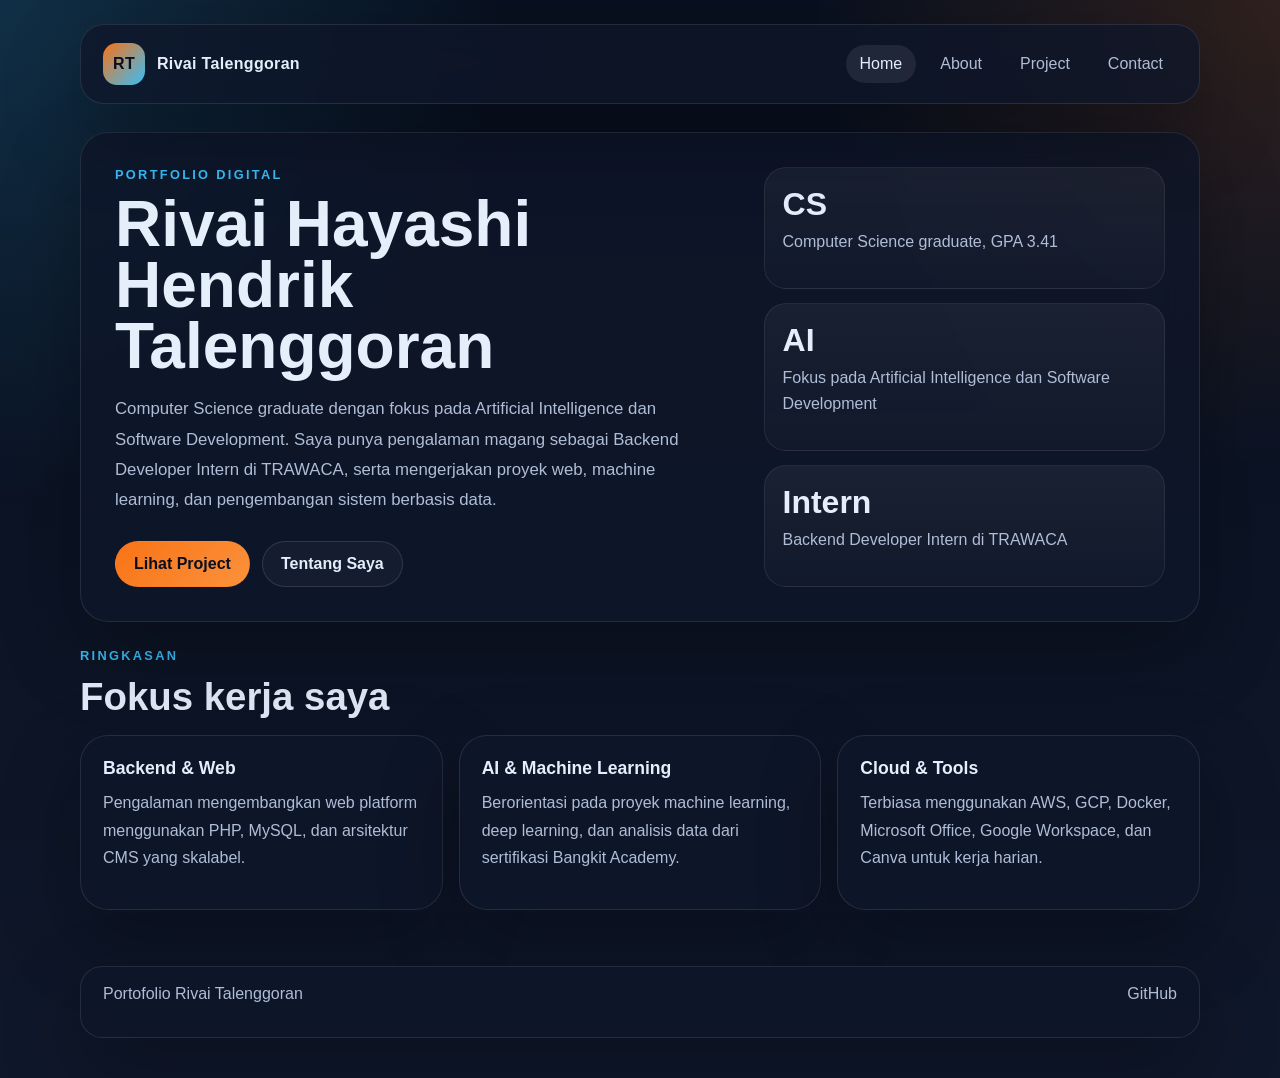
<file: index.html>
<!DOCTYPE html>
<html lang="id">
<head>
    <meta charset="UTF-8">
    <meta name="viewport" content="width=device-width, initial-scale=1.0">
    <meta name="description" content="Portofolio Rivai Hayashi Hendrik Talenggoran">
    <title>Portofolio | Rivai Talenggoran</title>
    <link rel="stylesheet" href="style.css">
</head>
<body>
    <div class="page-shell">
        <header class="site-header">
            <a class="brand" href="index.html">
                <span class="brand-mark">RT</span>
                <span>Rivai Talenggoran</span>
            </a>
            <nav class="site-nav" aria-label="Navigasi utama">
                <a class="active" href="index.html">Home</a>
                <a href="about/index.html">About</a>
                <a href="project/index.html">Project</a>
                <a href="contact/index.html">Contact</a>
            </nav>
        </header>

        <main>
            <section class="hero card">
                <div class="hero-copy">
                    <p class="eyebrow">Portfolio Digital</p>
                    <h1>Rivai Hayashi Hendrik Talenggoran</h1>
                    <p class="lead">
                        Computer Science graduate dengan fokus pada Artificial Intelligence dan Software Development.
                        Saya punya pengalaman magang sebagai Backend Developer Intern di TRAWACA, serta
                        mengerjakan proyek web, machine learning, dan pengembangan sistem berbasis data.
                    </p>
                    <div class="hero-actions">
                        <a class="button primary" href="project/index.html">Lihat Project</a>
                        <a class="button secondary" href="about/index.html">Tentang Saya</a>
                    </div>
                </div>
                <aside class="hero-panel">
                    <div class="stat">
                        <span class="stat-value">CS</span>
                        <span class="stat-label">Computer Science graduate, GPA 3.41</span>
                    </div>
                    <div class="stat">
                        <span class="stat-value">AI</span>
                        <span class="stat-label">Fokus pada Artificial Intelligence dan Software Development</span>
                    </div>
                    <div class="stat">
                        <span class="stat-value">Intern</span>
                        <span class="stat-label">Backend Developer Intern di TRAWACA</span>
                    </div>
                </aside>
            </section>

            <section class="section">
                <div class="section-heading">
                    <p class="eyebrow">Ringkasan</p>
                    <h2>Fokus kerja saya</h2>
                </div>
                <div class="grid three-up">
                    <article class="card feature-card">
                        <h3>Backend & Web</h3>
                        <p>Pengalaman mengembangkan web platform menggunakan PHP, MySQL, dan arsitektur CMS yang skalabel.</p>
                    </article>
                    <article class="card feature-card">
                        <h3>AI & Machine Learning</h3>
                        <p>Berorientasi pada proyek machine learning, deep learning, dan analisis data dari sertifikasi Bangkit Academy.</p>
                    </article>
                    <article class="card feature-card">
                        <h3>Cloud & Tools</h3>
                        <p>Terbiasa menggunakan AWS, GCP, Docker, Microsoft Office, Google Workspace, dan Canva untuk kerja harian.</p>
                    </article>
                </div>
            </section>
        </main>

        <footer class="site-footer">
            <p>Portofolio Rivai Talenggoran</p>
            <p><a href="https://github.com/rivaitalenggoran" target="_blank" rel="noreferrer">GitHub</a></p>
        </footer>
    </div>
</body>
</html>
</file>
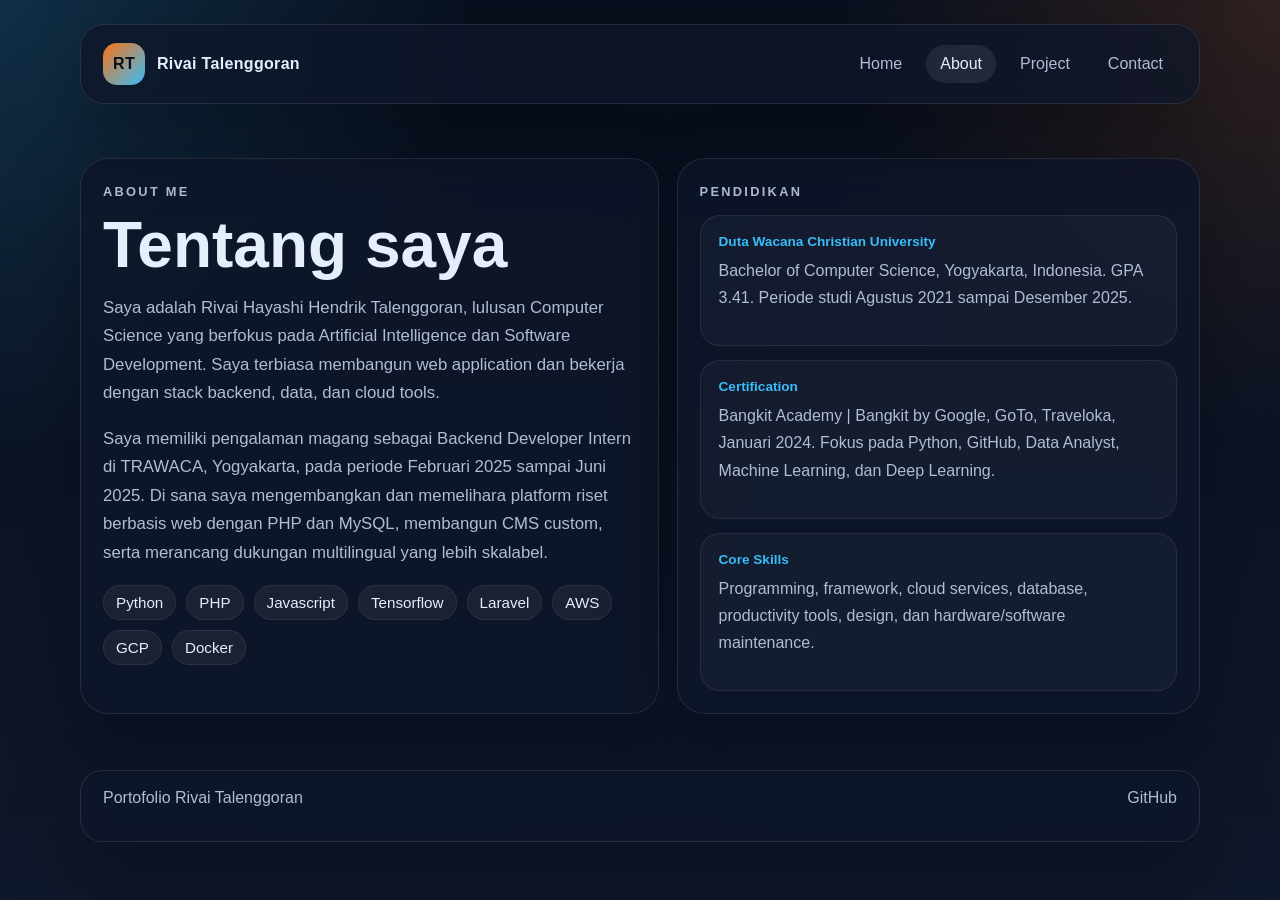
<file: about/index.html>
<!DOCTYPE html>
<html lang="id">
<head>
    <meta charset="UTF-8">
    <meta name="viewport" content="width=device-width, initial-scale=1.0">
    <meta name="description" content="Tentang Rivai Talenggoran">
    <title>About | Rivai Talenggoran</title>
    <link rel="stylesheet" href="../style.css">
</head>
<body>
    <div class="page-shell">
        <header class="site-header">
            <a class="brand" href="../index.html">
                <span class="brand-mark">RT</span>
                <span>Rivai Talenggoran</span>
            </a>
            <nav class="site-nav" aria-label="Navigasi utama">
                <a href="../index.html">Home</a>
                <a class="active" href="index.html">About</a>
                <a href="../project/index.html">Project</a>
                <a href="../contact/index.html">Contact</a>
            </nav>
        </header>

        <main>
            <section class="content-grid section">
                <article class="card content-card">
                    <p class="eyebrow">About Me</p>
                    <h1>Tentang saya</h1>
                    <p class="lead">
                        Saya adalah Rivai Hayashi Hendrik Talenggoran, lulusan Computer Science yang
                        berfokus pada Artificial Intelligence dan Software Development. Saya terbiasa
                        membangun web application dan bekerja dengan stack backend, data, dan cloud tools.
                    </p>
                    <p class="lead">
                        Saya memiliki pengalaman magang sebagai Backend Developer Intern di TRAWACA,
                        Yogyakarta, pada periode Februari 2025 sampai Juni 2025. Di sana saya mengembangkan
                        dan memelihara platform riset berbasis web dengan PHP dan MySQL, membangun CMS custom,
                        serta merancang dukungan multilingual yang lebih skalabel.
                    </p>
                    <div class="pill-row">
                        <span class="pill">Python</span>
                        <span class="pill">PHP</span>
                        <span class="pill">Javascript</span>
                        <span class="pill">Tensorflow</span>
                        <span class="pill">Laravel</span>
                        <span class="pill">AWS</span>
                        <span class="pill">GCP</span>
                        <span class="pill">Docker</span>
                    </div>
                </article>

                <aside class="card content-card">
                    <p class="eyebrow">Pendidikan</p>
                    <div class="timeline">
                        <div class="timeline-item">
                            <span>Duta Wacana Christian University</span>
                            <p>Bachelor of Computer Science, Yogyakarta, Indonesia. GPA 3.41. Periode studi Agustus 2021 sampai Desember 2025.</p>
                        </div>
                        <div class="timeline-item">
                            <span>Certification</span>
                            <p>Bangkit Academy | Bangkit by Google, GoTo, Traveloka, Januari 2024. Fokus pada Python, GitHub, Data Analyst, Machine Learning, dan Deep Learning.</p>
                        </div>
                        <div class="timeline-item">
                            <span>Core Skills</span>
                            <p>Programming, framework, cloud services, database, productivity tools, design, dan hardware/software maintenance.</p>
                        </div>
                    </div>
                </aside>
            </section>
        </main>

        <footer class="site-footer">
            <p>Portofolio Rivai Talenggoran</p>
            <p><a href="https://github.com/rivaitalenggoran" target="_blank" rel="noreferrer">GitHub</a></p>
        </footer>
    </div>
</body>
</html>
</file>
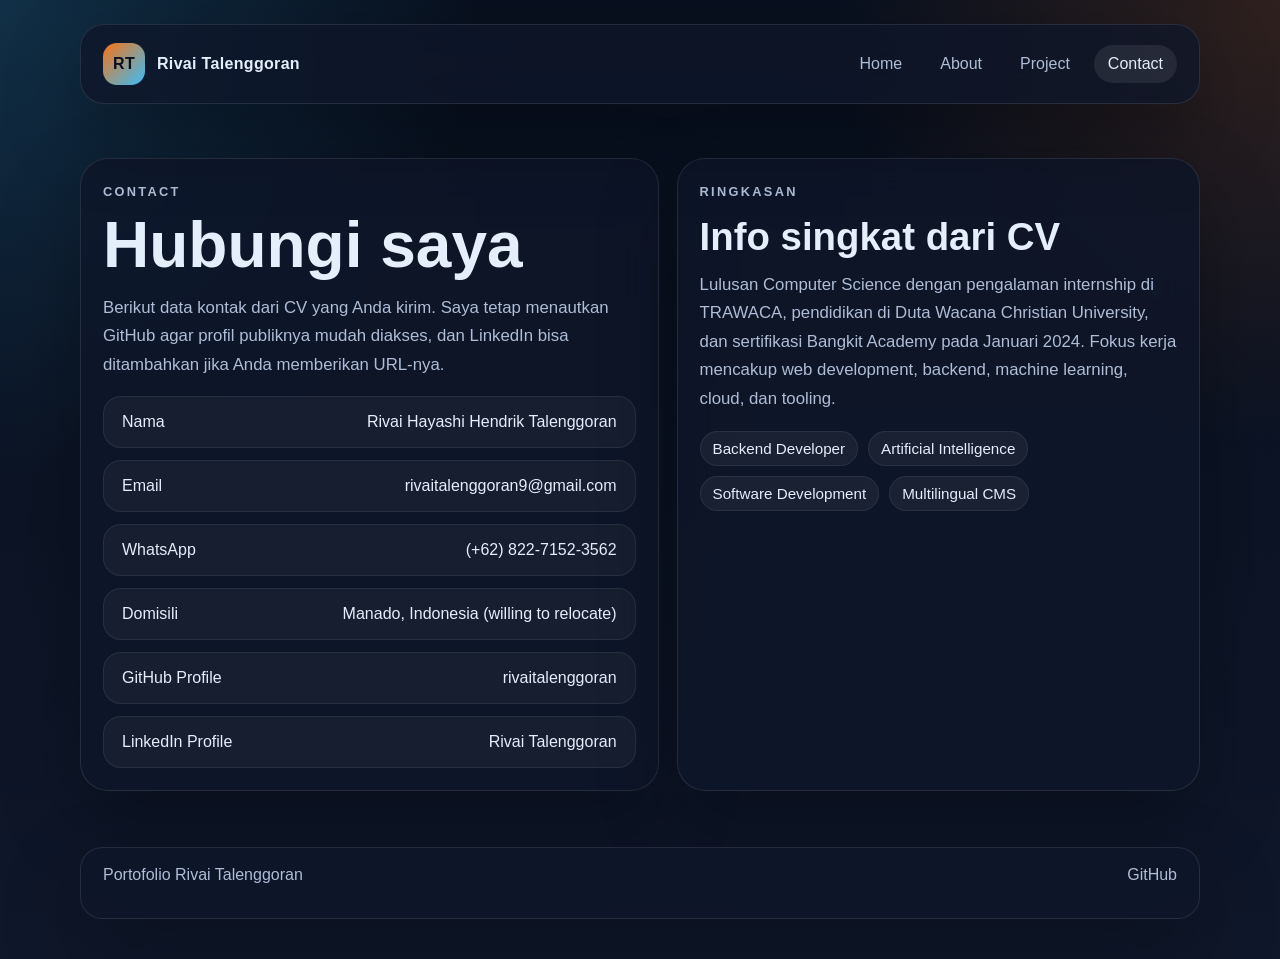
<file: contact/index.html>
<!DOCTYPE html>
<html lang="id">
<head>
    <meta charset="UTF-8">
    <meta name="viewport" content="width=device-width, initial-scale=1.0">
    <meta name="description" content="Kontak Rivai Talenggoran">
    <title>Contact | Rivai Talenggoran</title>
    <link rel="stylesheet" href="../style.css">
</head>
<body>
    <div class="page-shell">
        <header class="site-header">
            <a class="brand" href="../index.html">
                <span class="brand-mark">RT</span>
                <span>Rivai Talenggoran</span>
            </a>
            <nav class="site-nav" aria-label="Navigasi utama">
                <a href="../index.html">Home</a>
                <a href="../about/index.html">About</a>
                <a href="../project/index.html">Project</a>
                <a class="active" href="index.html">Contact</a>
            </nav>
        </header>

        <main>
            <section class="content-grid section">
                <article class="card contact-card">
                    <p class="eyebrow">Contact</p>
                    <h1>Hubungi saya</h1>
                    <p class="lead">
                        Berikut data kontak dari CV yang Anda kirim. Saya tetap menautkan GitHub agar
                        profil publiknya mudah diakses, dan LinkedIn bisa ditambahkan jika Anda memberikan URL-nya.
                    </p>
                    <div class="contact-links">
                        <div class="contact-link">
                            <span>Nama</span>
                            <span>Rivai Hayashi Hendrik Talenggoran</span>
                        </div>
                        <div class="contact-link">
                            <span>Email</span>
                            <span>rivaitalenggoran9@gmail.com</span>
                        </div>
                        <div class="contact-link">
                            <span>WhatsApp</span>
                            <span>(+62) 822-7152-3562</span>
                        </div>
                        <div class="contact-link">
                            <span>Domisili</span>
                            <span>Manado, Indonesia (willing to relocate)</span>
                        </div>
                        <a class="contact-link" href="https://github.com/rivaitalenggoran" target="_blank" rel="noreferrer">
                            <span>GitHub Profile</span>
                            <span>rivaitalenggoran</span>
                        </a>
                        <a class="contact-link" href="https://id.linkedin.com/in/rivai-talenggoran-77a014290" target="_blank" rel="noreferrer">
                            <span>LinkedIn Profile</span>
                            <span>Rivai Talenggoran</span>
                        </a>
                    </div>
                </article>

                <aside class="card contact-card">
                    <p class="eyebrow">Ringkasan</p>
                    <h2>Info singkat dari CV</h2>
                    <p class="lead">
                        Lulusan Computer Science dengan pengalaman internship di TRAWACA, pendidikan di Duta
                        Wacana Christian University, dan sertifikasi Bangkit Academy pada Januari 2024.
                        Fokus kerja mencakup web development, backend, machine learning, cloud, dan tooling.
                    </p>
                    <div class="pill-row">
                        <span class="pill">Backend Developer</span>
                        <span class="pill">Artificial Intelligence</span>
                        <span class="pill">Software Development</span>
                        <span class="pill">Multilingual CMS</span>
                    </div>
                </aside>
            </section>
        </main>

        <footer class="site-footer">
            <p>Portofolio Rivai Talenggoran</p>
            <p><a href="https://github.com/rivaitalenggoran" target="_blank" rel="noreferrer">GitHub</a></p>
        </footer>
    </div>
</body>
</html>
</file>
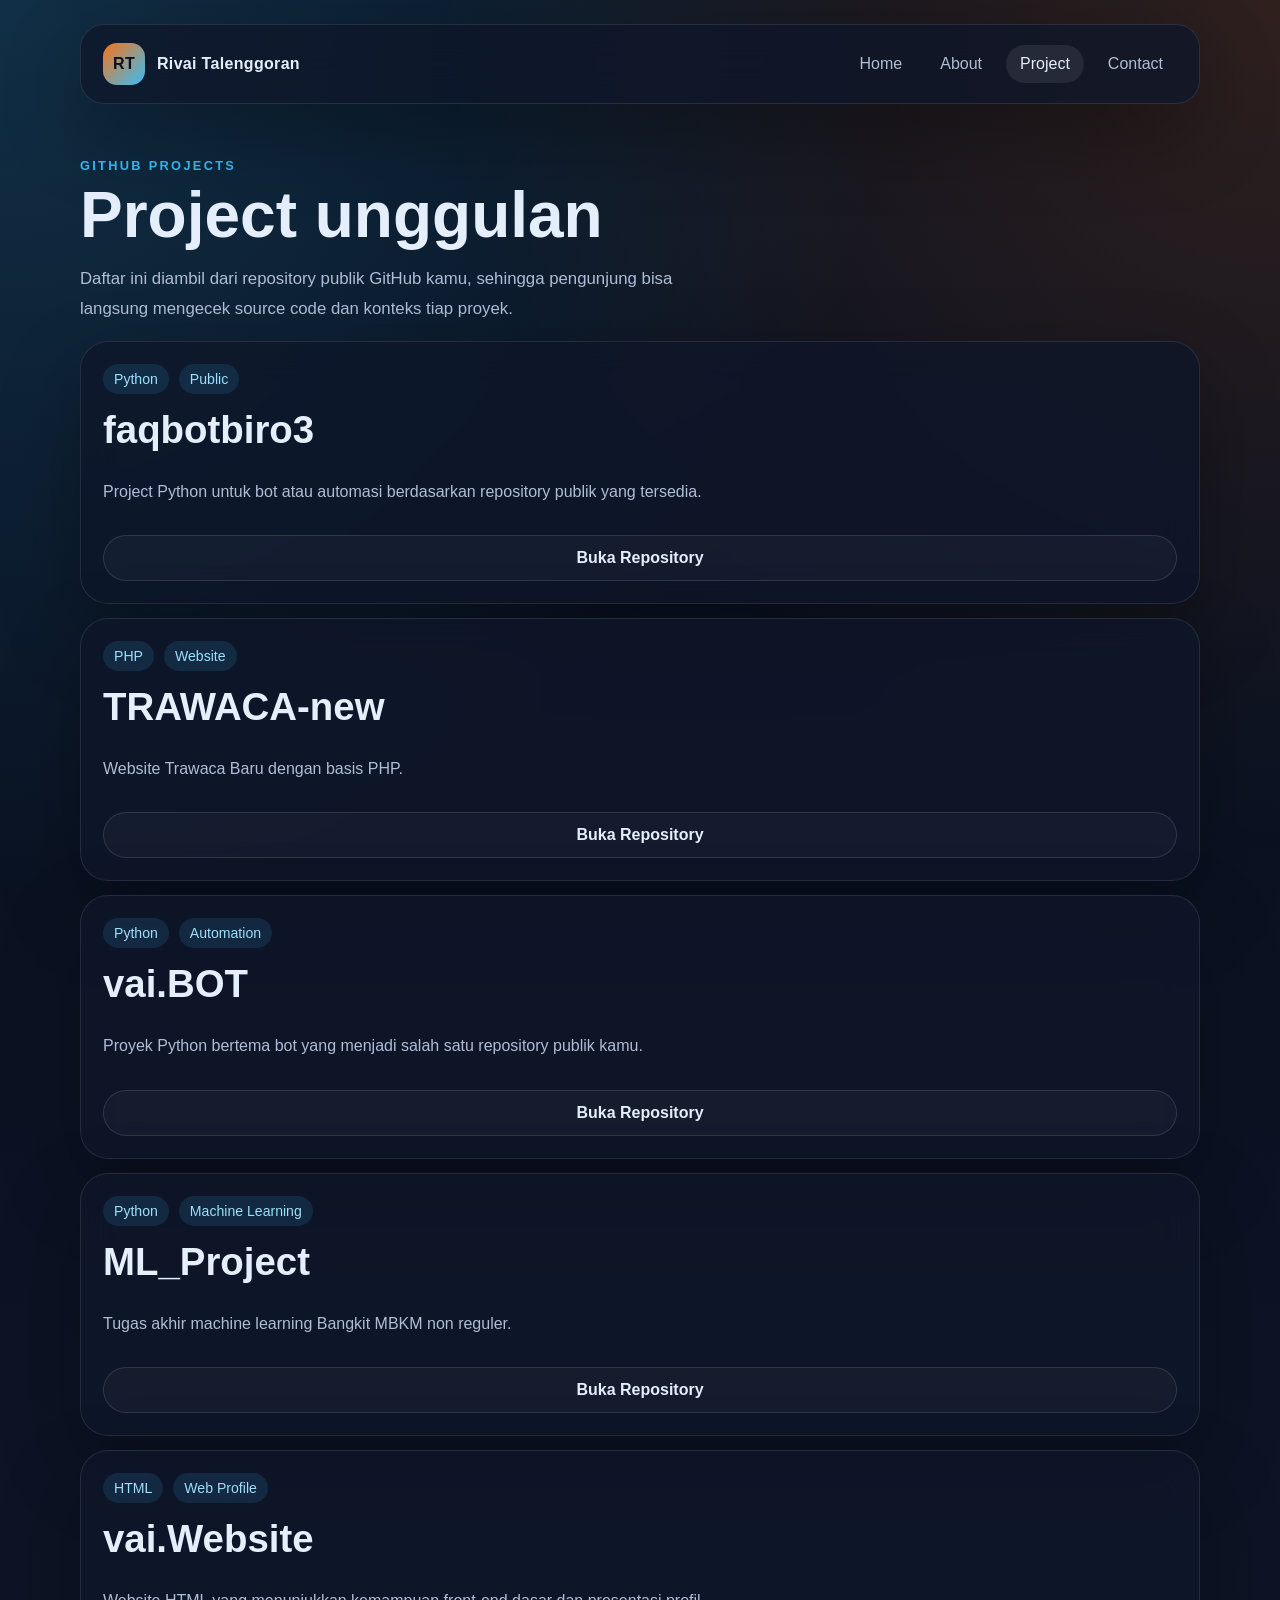
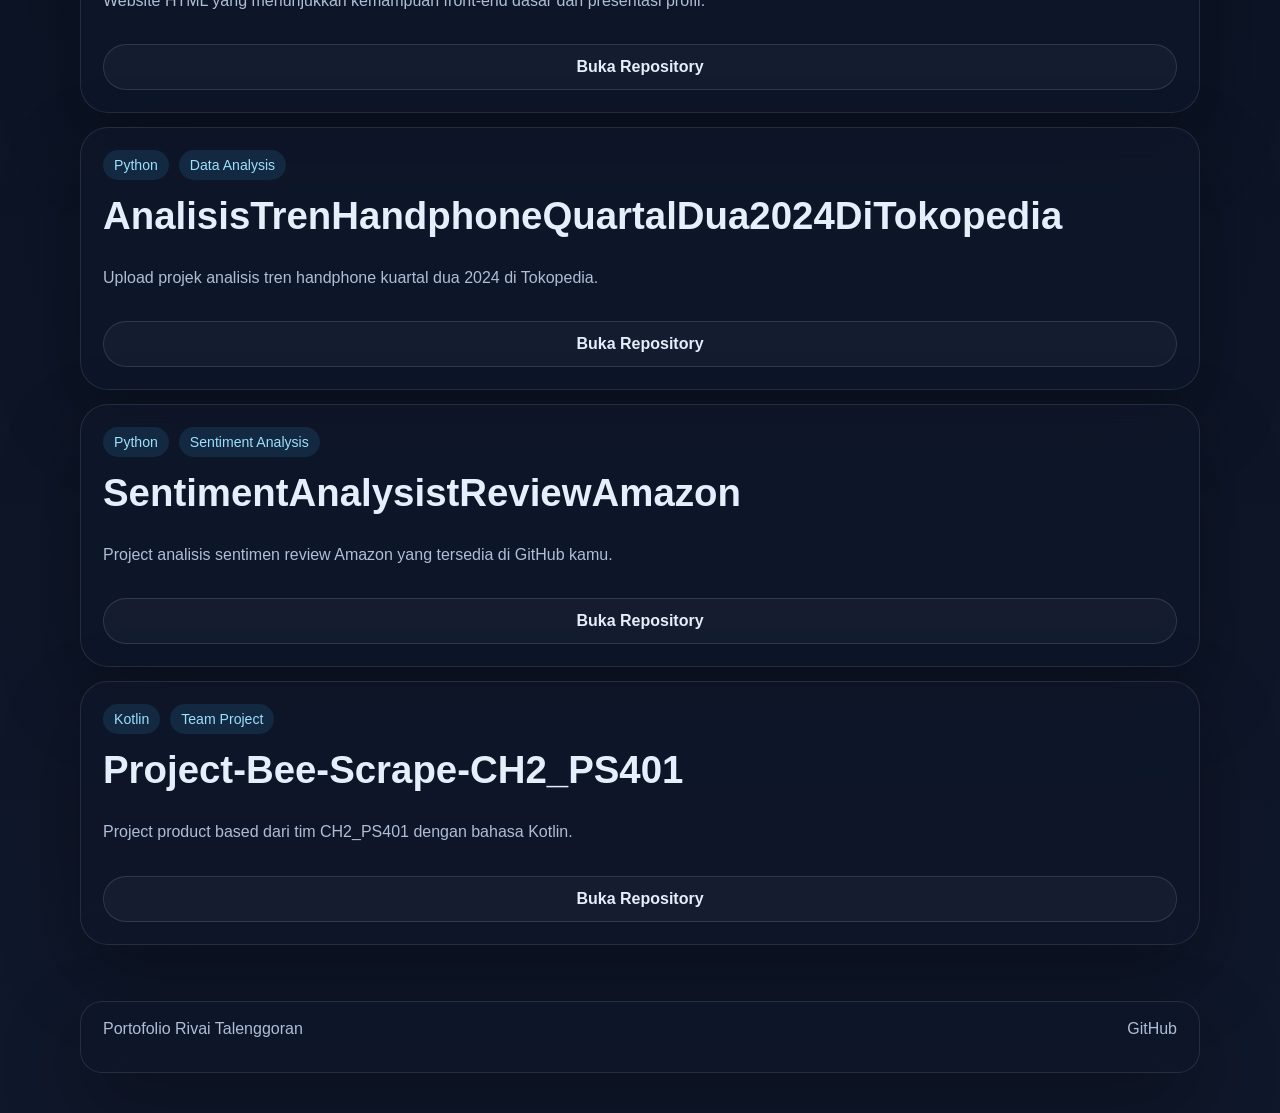
<file: project/index.html>
<!DOCTYPE html>
<html lang="id">
<head>
    <meta charset="UTF-8">
    <meta name="viewport" content="width=device-width, initial-scale=1.0">
    <meta name="description" content="Project GitHub Rivai Talenggoran">
    <title>Project | Rivai Talenggoran</title>
    <link rel="stylesheet" href="../style.css">
</head>
<body>
    <div class="page-shell">
        <header class="site-header">
            <a class="brand" href="../index.html">
                <span class="brand-mark">RT</span>
                <span>Rivai Talenggoran</span>
            </a>
            <nav class="site-nav" aria-label="Navigasi utama">
                <a href="../index.html">Home</a>
                <a href="../about/index.html">About</a>
                <a class="active" href="index.html">Project</a>
                <a href="../contact/index.html">Contact</a>
            </nav>
        </header>

        <main>
            <section class="section">
                <div class="section-heading">
                    <p class="eyebrow">GitHub Projects</p>
                    <h1>Project unggulan</h1>
                    <p class="lead">
                        Daftar ini diambil dari repository publik GitHub kamu, sehingga pengunjung bisa langsung
                        mengecek source code dan konteks tiap proyek.
                    </p>
                </div>

                <div class="project-list">
                    <article class="card project-card">
                        <div class="project-meta">
                            <span class="tag">Python</span>
                            <span class="tag">Public</span>
                        </div>
                        <h2>faqbotbiro3</h2>
                        <p>Project Python untuk bot atau automasi berdasarkan repository publik yang tersedia.</p>
                        <a class="button secondary" href="https://github.com/rivaitalenggoran/faqbotbiro3" target="_blank" rel="noreferrer">Buka Repository</a>
                    </article>

                    <article class="card project-card">
                        <div class="project-meta">
                            <span class="tag">PHP</span>
                            <span class="tag">Website</span>
                        </div>
                        <h2>TRAWACA-new</h2>
                        <p>Website Trawaca Baru dengan basis PHP.</p>
                        <a class="button secondary" href="https://github.com/rivaitalenggoran/TRAWACA-new" target="_blank" rel="noreferrer">Buka Repository</a>
                    </article>

                    <article class="card project-card">
                        <div class="project-meta">
                            <span class="tag">Python</span>
                            <span class="tag">Automation</span>
                        </div>
                        <h2>vai.BOT</h2>
                        <p>Proyek Python bertema bot yang menjadi salah satu repository publik kamu.</p>
                        <a class="button secondary" href="https://github.com/rivaitalenggoran/vai.BOT" target="_blank" rel="noreferrer">Buka Repository</a>
                    </article>

                    <article class="card project-card">
                        <div class="project-meta">
                            <span class="tag">Python</span>
                            <span class="tag">Machine Learning</span>
                        </div>
                        <h2>ML_Project</h2>
                        <p>Tugas akhir machine learning Bangkit MBKM non reguler.</p>
                        <a class="button secondary" href="https://github.com/rivaitalenggoran/ML_Project" target="_blank" rel="noreferrer">Buka Repository</a>
                    </article>

                    <article class="card project-card">
                        <div class="project-meta">
                            <span class="tag">HTML</span>
                            <span class="tag">Web Profile</span>
                        </div>
                        <h2>vai.Website</h2>
                        <p>Website HTML yang menunjukkan kemampuan front-end dasar dan presentasi profil.</p>
                        <a class="button secondary" href="https://github.com/rivaitalenggoran/vai.Website" target="_blank" rel="noreferrer">Buka Repository</a>
                    </article>

                    <article class="card project-card">
                        <div class="project-meta">
                            <span class="tag">Python</span>
                            <span class="tag">Data Analysis</span>
                        </div>
                        <h2>AnalisisTrenHandphoneQuartalDua2024DiTokopedia</h2>
                        <p>Upload projek analisis tren handphone kuartal dua 2024 di Tokopedia.</p>
                        <a class="button secondary" href="https://github.com/rivaitalenggoran/AnalisisTrenHandphoneQuartalDua2024DiTokopedia" target="_blank" rel="noreferrer">Buka Repository</a>
                    </article>

                    <article class="card project-card">
                        <div class="project-meta">
                            <span class="tag">Python</span>
                            <span class="tag">Sentiment Analysis</span>
                        </div>
                        <h2>SentimentAnalysistReviewAmazon</h2>
                        <p>Project analisis sentimen review Amazon yang tersedia di GitHub kamu.</p>
                        <a class="button secondary" href="https://github.com/rivaitalenggoran/SentimentAnalysistReviewAmazon" target="_blank" rel="noreferrer">Buka Repository</a>
                    </article>

                    <article class="card project-card">
                        <div class="project-meta">
                            <span class="tag">Kotlin</span>
                            <span class="tag">Team Project</span>
                        </div>
                        <h2>Project-Bee-Scrape-CH2_PS401</h2>
                        <p>Project product based dari tim CH2_PS401 dengan bahasa Kotlin.</p>
                        <a class="button secondary" href="https://github.com/rivaitalenggoran/Project-Bee-Scrape-CH2_PS401" target="_blank" rel="noreferrer">Buka Repository</a>
                    </article>
                </div>
            </section>
        </main>

        <footer class="site-footer">
            <p>Portofolio Rivai Talenggoran</p>
            <p><a href="https://github.com/rivaitalenggoran" target="_blank" rel="noreferrer">GitHub</a></p>
        </footer>
    </div>
</body>
</html>
</file>
<file: style.css>
:root {
    --bg: #0f172a;
    --bg-soft: #111c35;
    --surface: rgba(15, 23, 42, 0.78);
    --surface-strong: #17213d;
    --border: rgba(255, 255, 255, 0.10);
    --text: #e5eefb;
    --muted: #afbdd6;
    --accent: #f97316;
    --accent-2: #38bdf8;
    --shadow: 0 30px 80px rgba(0, 0, 0, 0.30);
}

* {
    box-sizing: border-box;
}

html {
    scroll-behavior: smooth;
}

body {
    margin: 0;
    font-family: Inter, "Segoe UI", Arial, sans-serif;
    color: var(--text);
    background:
        radial-gradient(circle at top left, rgba(56, 189, 248, 0.18), transparent 30%),
        radial-gradient(circle at top right, rgba(249, 115, 22, 0.16), transparent 28%),
        linear-gradient(180deg, #08101f 0%, var(--bg) 100%);
    min-height: 100vh;
}

a {
    color: inherit;
    text-decoration: none;
}

a:hover {
    opacity: 0.92;
}

.page-shell {
    width: min(1120px, calc(100% - 32px));
    margin: 0 auto;
    padding: 24px 0 40px;
}

.site-header,
.site-footer,
.card {
    border: 1px solid var(--border);
    background: var(--surface);
    backdrop-filter: blur(18px);
    box-shadow: var(--shadow);
}

.site-header {
    display: flex;
    align-items: center;
    justify-content: space-between;
    gap: 16px;
    padding: 18px 22px;
    border-radius: 24px;
    position: sticky;
    top: 16px;
    z-index: 10;
}

.brand {
    display: inline-flex;
    align-items: center;
    gap: 12px;
    font-weight: 700;
    letter-spacing: 0.02em;
}

.brand-mark {
    width: 42px;
    height: 42px;
    display: grid;
    place-items: center;
    border-radius: 14px;
    background: linear-gradient(135deg, var(--accent), var(--accent-2));
    color: #08101f;
    font-weight: 800;
}

.site-nav {
    display: flex;
    flex-wrap: wrap;
    gap: 10px;
}

.site-nav a {
    padding: 10px 14px;
    border-radius: 999px;
    color: var(--muted);
    transition: background-color 0.2s ease, color 0.2s ease, transform 0.2s ease;
}

.site-nav a:hover,
.site-nav a.active {
    background: rgba(255, 255, 255, 0.08);
    color: var(--text);
}

main {
    padding: 28px 0;
}

.card {
    border-radius: 28px;
}

.hero {
    display: grid;
    grid-template-columns: 1.4fr 0.9fr;
    gap: 24px;
    padding: 34px;
    align-items: stretch;
}

.eyebrow {
    margin: 0 0 12px;
    text-transform: uppercase;
    letter-spacing: 0.18em;
    color: var(--accent-2);
    font-size: 0.8rem;
    font-weight: 700;
}

h1,
h2,
h3,
p {
    margin-top: 0;
}

h1 {
    font-size: clamp(2.6rem, 5vw, 4.8rem);
    line-height: 0.95;
    margin-bottom: 18px;
}

h2 {
    font-size: clamp(1.6rem, 3vw, 2.4rem);
    margin-bottom: 12px;
}

h3 {
    font-size: 1.1rem;
    margin-bottom: 10px;
}

.lead {
    max-width: 64ch;
    color: var(--muted);
    font-size: 1.05rem;
    line-height: 1.8;
}

.hero-actions {
    display: flex;
    flex-wrap: wrap;
    gap: 12px;
    margin-top: 26px;
}

.button {
    display: inline-flex;
    align-items: center;
    justify-content: center;
    min-height: 46px;
    padding: 0 18px;
    border-radius: 999px;
    font-weight: 700;
    border: 1px solid transparent;
    transition: transform 0.2s ease, border-color 0.2s ease, background-color 0.2s ease;
}

.button:hover {
    transform: translateY(-1px);
}

.button.primary {
    background: linear-gradient(135deg, var(--accent), #fb923c);
    color: #08101f;
}

.button.secondary {
    border-color: rgba(255, 255, 255, 0.12);
    background: rgba(255, 255, 255, 0.03);
    color: var(--text);
}

.hero-panel {
    display: grid;
    gap: 14px;
}

.stat {
    padding: 18px;
    border-radius: 22px;
    background: linear-gradient(180deg, rgba(255, 255, 255, 0.05), rgba(255, 255, 255, 0.02));
    border: 1px solid rgba(255, 255, 255, 0.08);
}

.stat-value {
    display: block;
    font-size: 2rem;
    font-weight: 800;
    margin-bottom: 6px;
}

.stat-label {
    color: var(--muted);
    line-height: 1.6;
}

.section {
    margin-top: 26px;
}

.section-heading {
    margin-bottom: 16px;
}

.grid {
    display: grid;
    gap: 16px;
}

.three-up {
    grid-template-columns: repeat(3, minmax(0, 1fr));
}

.feature-card,
.content-card,
.contact-card,
.project-card {
    padding: 22px;
}

.feature-card p,
.content-card p,
.contact-card p,
.project-card p {
    color: var(--muted);
    line-height: 1.7;
}

.list,
.project-list {
    display: grid;
    gap: 14px;
}

.content-grid {
    display: grid;
    grid-template-columns: 1.05fr 0.95fr;
    gap: 18px;
}

.pill-row {
    display: flex;
    flex-wrap: wrap;
    gap: 10px;
    margin-top: 18px;
}

.pill {
    display: inline-flex;
    align-items: center;
    padding: 8px 12px;
    border-radius: 999px;
    background: rgba(255, 255, 255, 0.05);
    border: 1px solid rgba(255, 255, 255, 0.08);
    color: var(--text);
    font-size: 0.95rem;
}

.timeline {
    display: grid;
    gap: 14px;
}

.timeline-item {
    padding: 18px;
    border-radius: 20px;
    background: rgba(255, 255, 255, 0.03);
    border: 1px solid rgba(255, 255, 255, 0.08);
}

.timeline-item span {
    display: block;
    color: var(--accent-2);
    font-size: 0.85rem;
    font-weight: 700;
    margin-bottom: 8px;
}

.project-card {
    display: grid;
    gap: 14px;
}

.project-meta {
    display: flex;
    flex-wrap: wrap;
    gap: 10px;
}

.tag {
    padding: 7px 11px;
    border-radius: 999px;
    background: rgba(56, 189, 248, 0.12);
    color: #9edffb;
    font-size: 0.88rem;
}

.site-footer {
    display: flex;
    flex-wrap: wrap;
    align-items: center;
    justify-content: space-between;
    gap: 12px;
    margin-top: 28px;
    padding: 18px 22px;
    border-radius: 22px;
    color: var(--muted);
}

.contact-links {
    display: grid;
    gap: 12px;
}

.contact-link {
    display: flex;
    align-items: center;
    justify-content: space-between;
    gap: 12px;
    padding: 16px 18px;
    border-radius: 18px;
    background: rgba(255, 255, 255, 0.04);
    border: 1px solid rgba(255, 255, 255, 0.08);
}

@media (max-width: 900px) {
    .hero,
    .content-grid,
    .three-up {
        grid-template-columns: 1fr;
    }

    .site-header {
        flex-direction: column;
        align-items: flex-start;
    }
}

@media (max-width: 640px) {
    .page-shell {
        width: min(100% - 20px, 1120px);
        padding-top: 12px;
    }

    .hero,
    .feature-card,
    .content-card,
    .contact-card,
    .project-card,
    .site-header,
    .site-footer {
        padding: 18px;
    }

    h1 {
        line-height: 1.02;
    }
}
</file>
